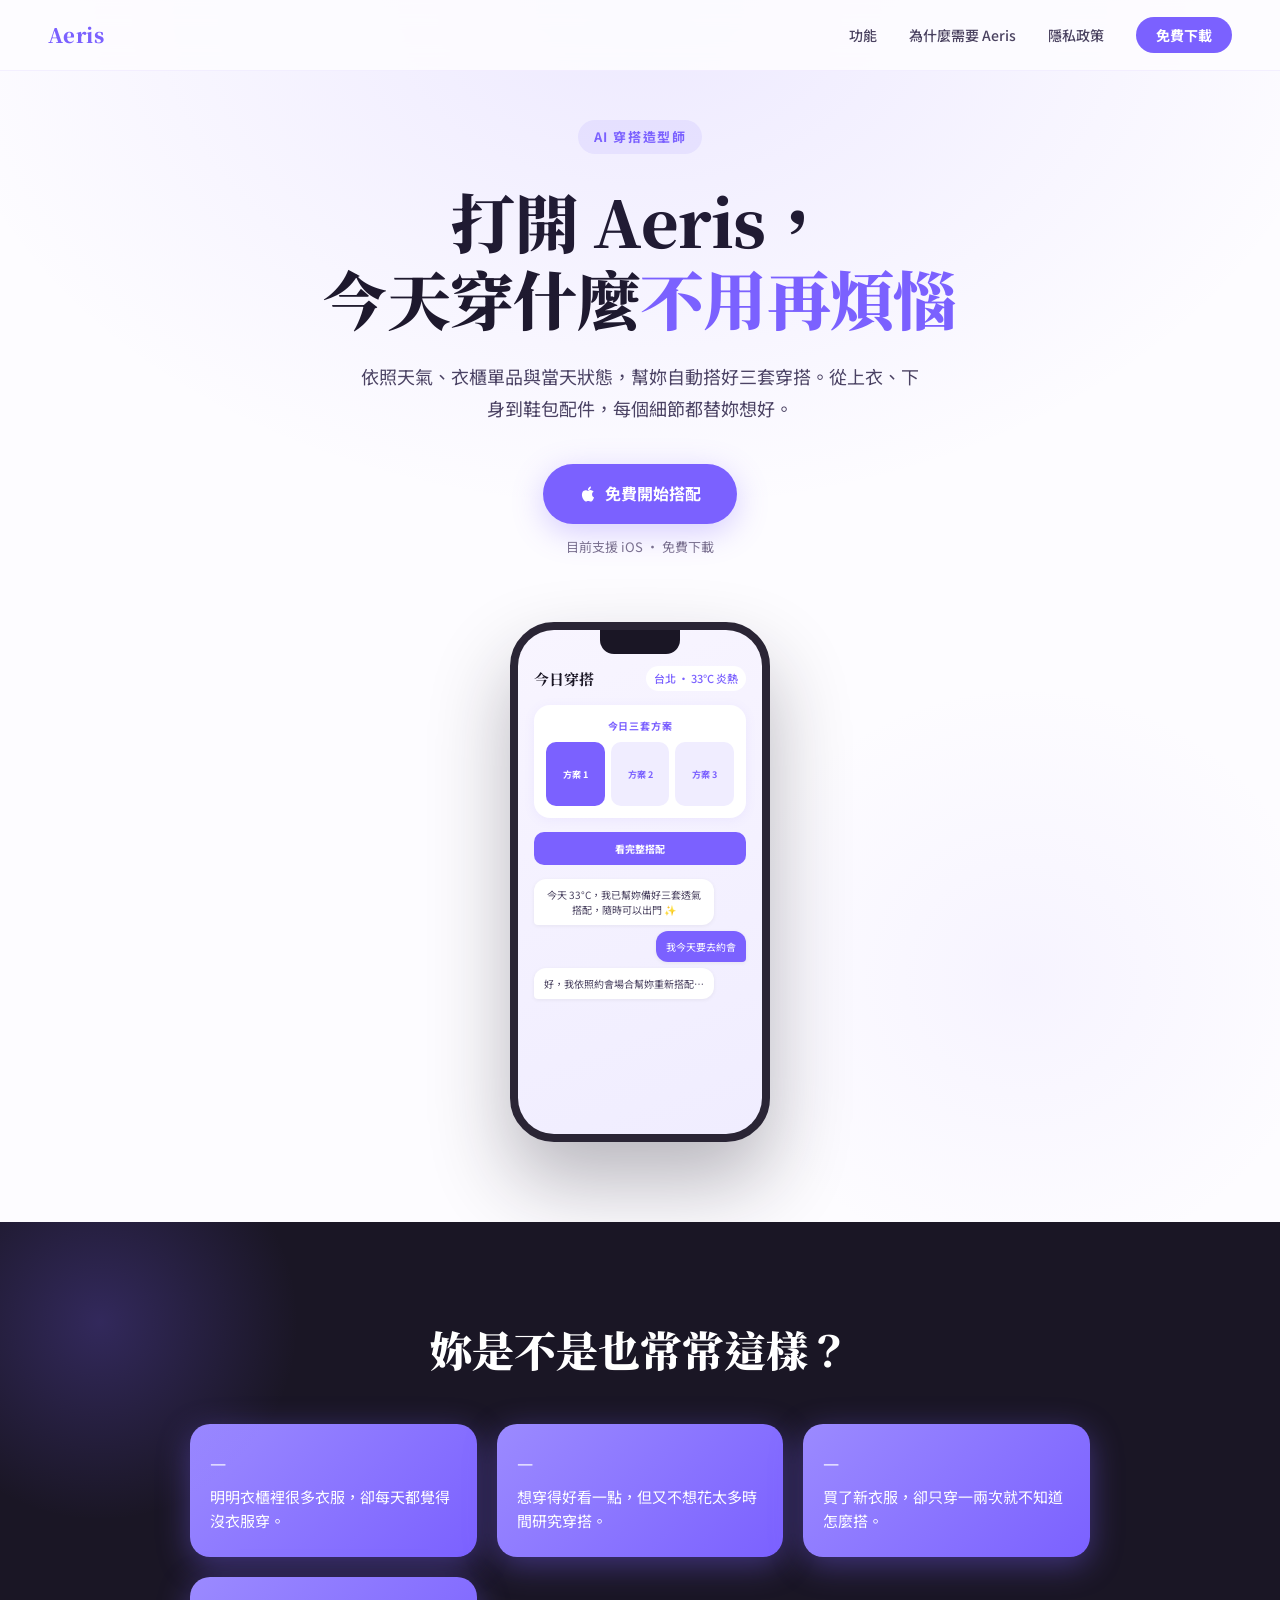
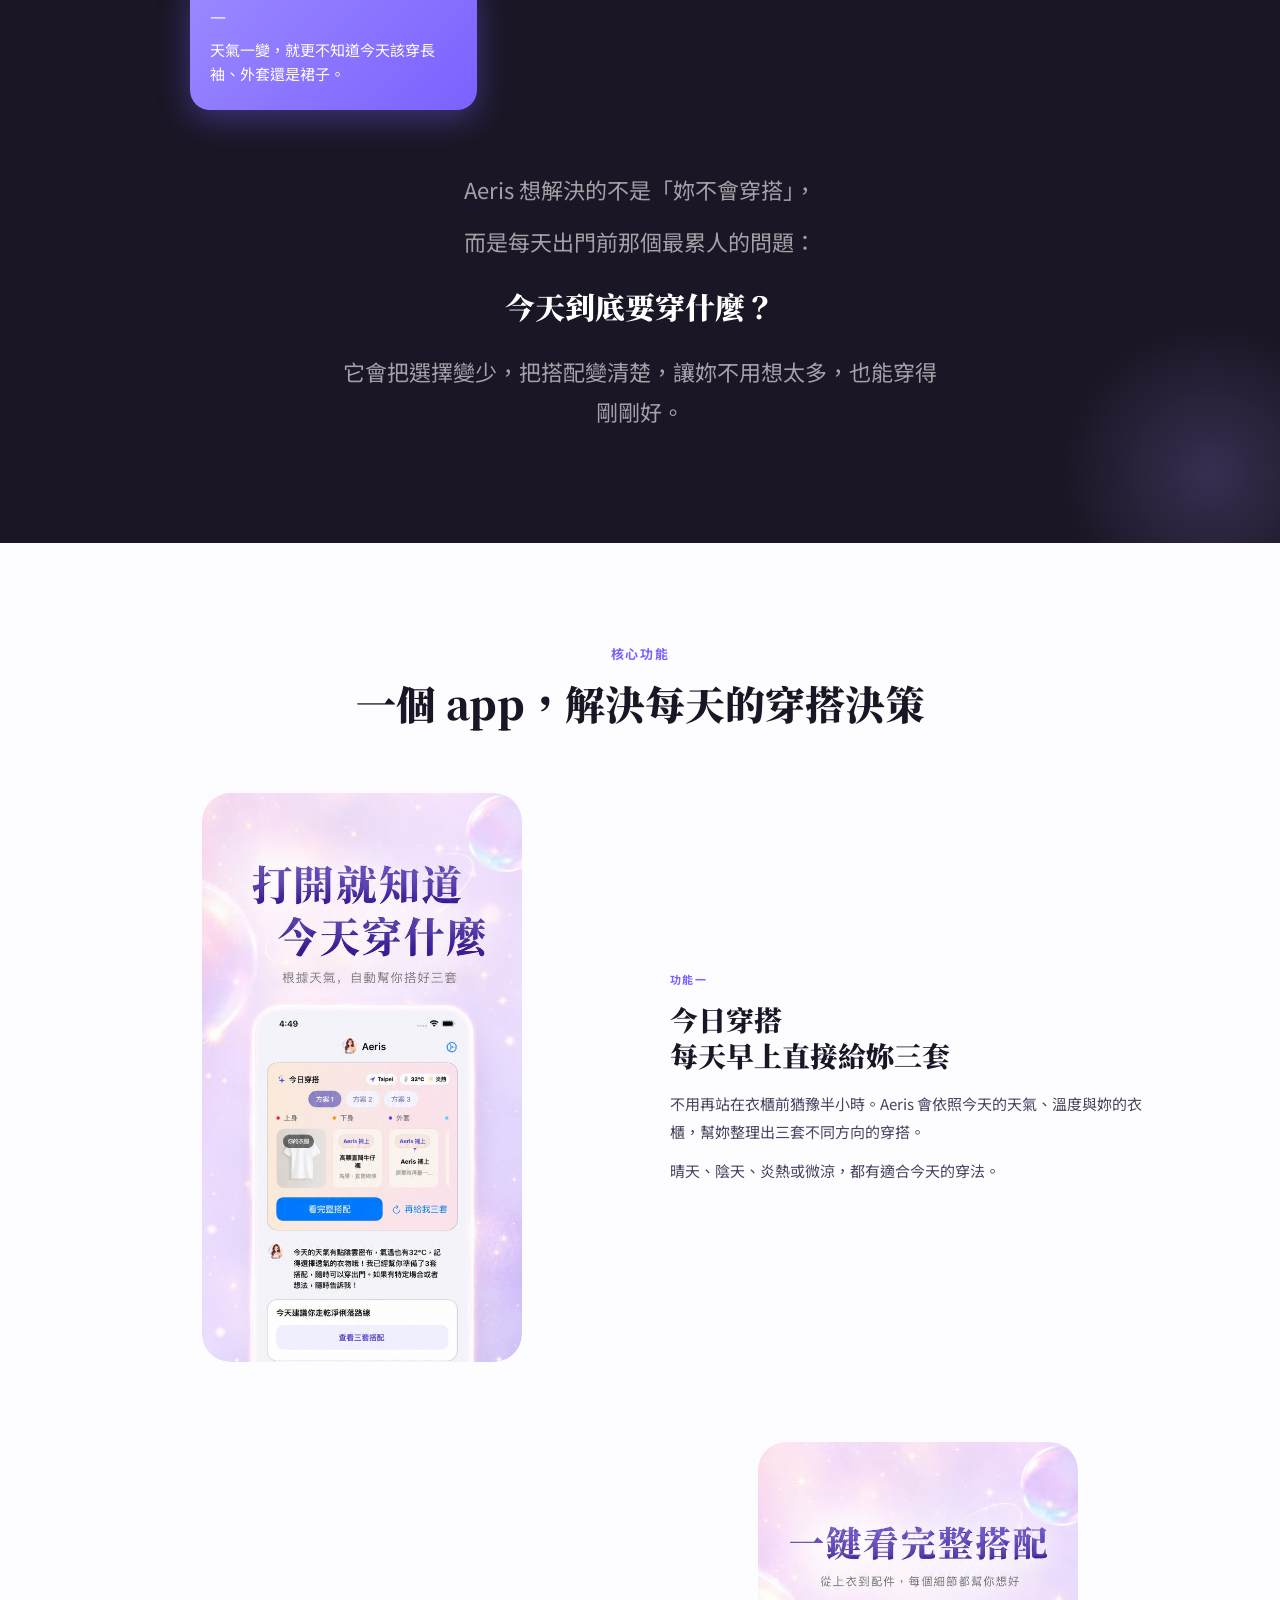
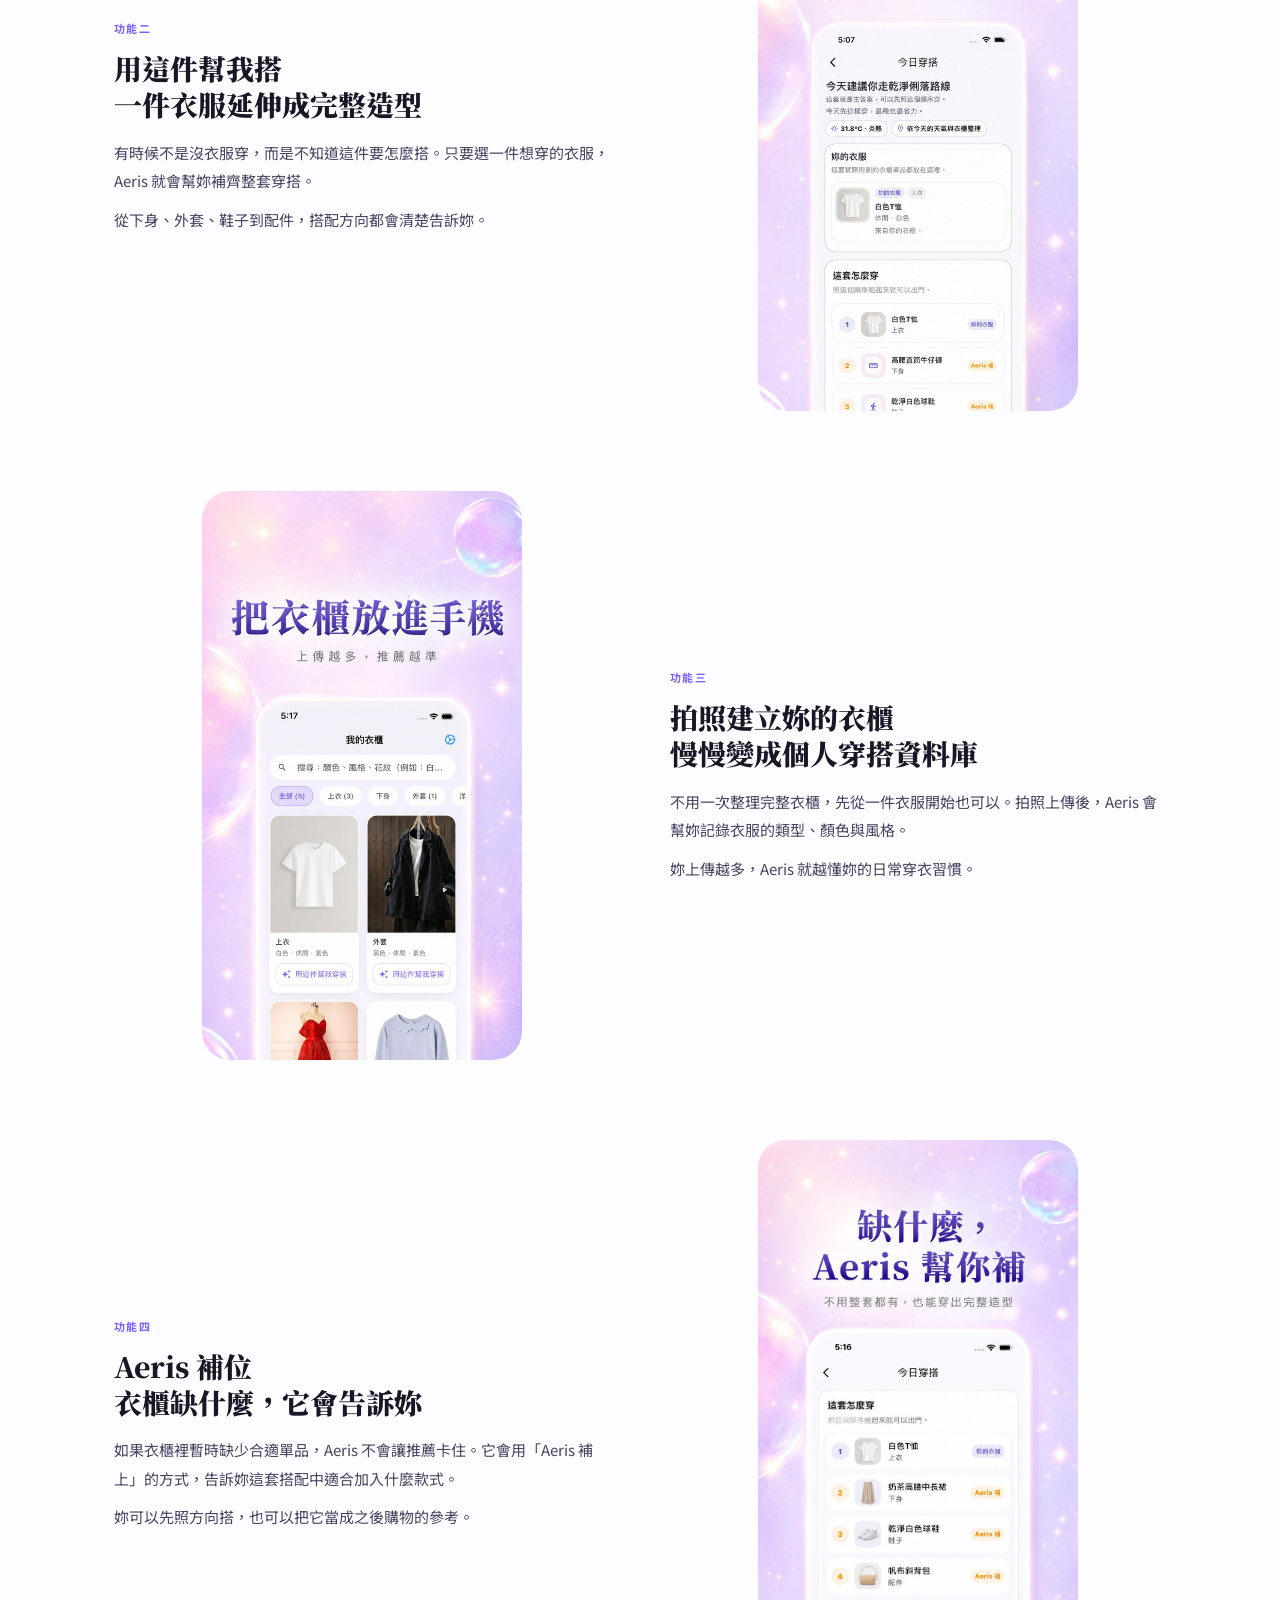
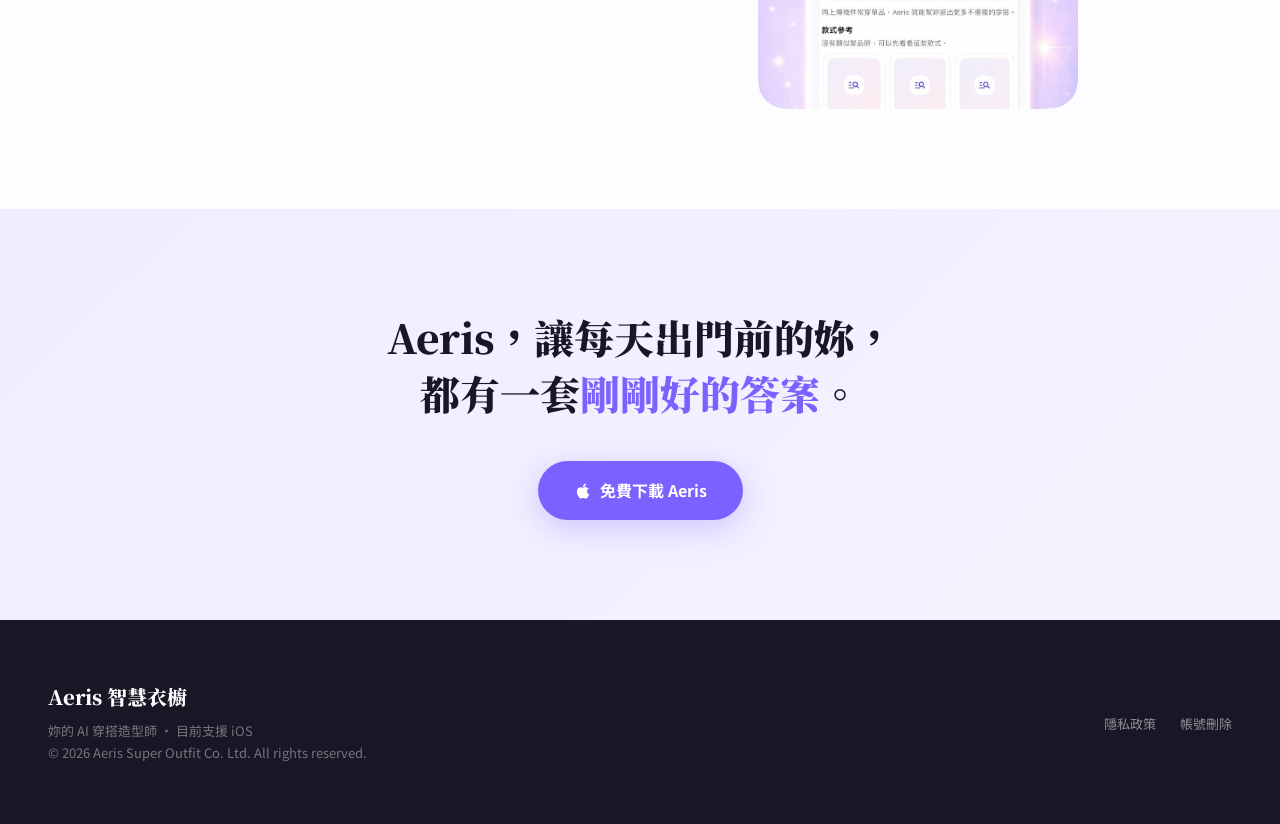
<file: index.html>
<!DOCTYPE html>
<html lang="zh-Hant">
<head>
<meta charset="UTF-8">
<meta name="viewport" content="width=device-width, initial-scale=1.0">
<meta name="description" content="Aeris 協助使用者快速取得穿搭建議，依每日需求、場合情境或指定單品給出可直接穿的搭配方向。">
<title>Aeris 智慧衣櫥 — 妳的 AI 穿搭造型師</title>
<style>
  @import url('https://fonts.googleapis.com/css2?family=Noto+Serif+TC:wght@400;700;900&family=Noto+Sans+TC:wght@300;400;500;700&display=swap');

  :root {
    --purple: #7B61FF;
    --purple-light: #A992FF;
    --purple-pale: #F0EDFF;
    --purple-mid: #EDE8FF;
    --ink: #1A1625;
    --ink-mid: #4A4260;
    --ink-soft: #7A7090;
    --white: #FFFFFF;
    --cream: #FDFCFF;
    --serif: 'Noto Serif TC', serif;
    --sans: 'Noto Sans TC', sans-serif;
  }

  * { box-sizing: border-box; margin: 0; padding: 0; }

  html { scroll-behavior: smooth; }

  body {
    background: var(--cream);
    color: var(--ink);
    font-family: var(--sans);
    font-size: 16px;
    line-height: 1.7;
    -webkit-font-smoothing: antialiased;
  }

  /* ── NAV ── */
  nav {
    position: fixed;
    top: 0; left: 0; right: 0;
    z-index: 100;
    display: flex;
    align-items: center;
    justify-content: space-between;
    padding: 18px 48px;
    background: rgba(253,252,255,0.88);
    backdrop-filter: blur(12px);
    -webkit-backdrop-filter: blur(12px);
    border-bottom: 1px solid rgba(123,97,255,0.08);
  }

  .nav-logo {
    font-family: var(--serif);
    font-weight: 900;
    font-size: 20px;
    color: var(--purple);
    letter-spacing: 0.02em;
  }

  .nav-links {
    display: flex;
    align-items: center;
    gap: 32px;
    list-style: none;
  }

  .nav-links a {
    font-size: 14px;
    color: var(--ink-mid);
    text-decoration: none;
    font-weight: 500;
    transition: color 0.2s;
  }
  .nav-links a:hover { color: var(--purple); }

  .nav-cta {
    background: var(--purple);
    color: var(--white) !important;
    padding: 8px 20px;
    border-radius: 100px;
    font-size: 14px !important;
    font-weight: 700 !important;
    transition: opacity 0.2s !important;
  }
  .nav-cta:hover { opacity: 0.85; color: var(--white) !important; }

  /* ── HERO ── */
  .hero {
    min-height: 100vh;
    display: flex;
    flex-direction: column;
    align-items: center;
    justify-content: center;
    text-align: center;
    padding: 120px 24px 80px;
    position: relative;
    overflow: hidden;
  }

  .hero-bg {
    position: absolute;
    inset: 0;
    background:
      radial-gradient(ellipse 80% 60% at 50% 0%, rgba(123,97,255,0.12) 0%, transparent 70%),
      radial-gradient(ellipse 40% 40% at 80% 80%, rgba(169,146,255,0.08) 0%, transparent 60%);
    pointer-events: none;
  }

  .hero-eyebrow {
    display: inline-block;
    font-size: 13px;
    font-weight: 700;
    letter-spacing: 0.12em;
    text-transform: uppercase;
    color: var(--purple);
    background: var(--purple-pale);
    padding: 6px 16px;
    border-radius: 100px;
    margin-bottom: 28px;
  }

  .hero h1 {
    font-family: var(--serif);
    font-size: clamp(32px, 6vw, 64px);
    font-weight: 900;
    line-height: 1.2;
    color: var(--ink);
    max-width: 800px;
    margin-bottom: 24px;
    letter-spacing: -0.01em;
  }

  .hero h1 em {
    font-style: normal;
    color: var(--purple);
  }

  .hero-sub {
    font-size: clamp(15px, 2vw, 18px);
    color: var(--ink-mid);
    max-width: 560px;
    margin-bottom: 40px;
    font-weight: 400;
    line-height: 1.8;
  }

  .hero-actions {
    display: flex;
    flex-direction: column;
    align-items: center;
    gap: 12px;
  }

  .btn-primary {
    display: inline-flex;
    align-items: center;
    gap: 8px;
    background: var(--purple);
    color: var(--white);
    font-family: var(--sans);
    font-size: 16px;
    font-weight: 700;
    padding: 16px 36px;
    border-radius: 100px;
    text-decoration: none;
    transition: transform 0.2s, box-shadow 0.2s;
    box-shadow: 0 8px 32px rgba(123,97,255,0.3);
  }
  .btn-primary:hover {
    transform: translateY(-2px);
    box-shadow: 0 12px 40px rgba(123,97,255,0.4);
  }

  .hero-note {
    font-size: 13px;
    color: var(--ink-soft);
  }

  /* ── PHONE MOCKUP ── */
  .hero-mockup {
    margin-top: 64px;
    position: relative;
    display: inline-block;
  }

  .phone {
    width: 260px;
    height: 520px;
    background: var(--ink);
    border-radius: 44px;
    border: 8px solid #2a2535;
    box-shadow:
      0 40px 80px rgba(26,22,37,0.3),
      0 0 0 1px rgba(255,255,255,0.06) inset;
    position: relative;
    overflow: hidden;
    display: flex;
    flex-direction: column;
  }

  .phone-notch {
    width: 80px;
    height: 24px;
    background: var(--ink);
    border-radius: 0 0 14px 14px;
    margin: 0 auto;
    position: absolute;
    top: 0;
    left: 50%;
    transform: translateX(-50%);
    z-index: 2;
  }

  .phone-screen {
    flex: 1;
    background: linear-gradient(160deg, #F8F5FF 0%, #F0EDFF 100%);
    display: flex;
    flex-direction: column;
    padding: 36px 16px 16px;
    gap: 10px;
  }

  .phone-header {
    display: flex;
    align-items: center;
    justify-content: space-between;
    margin-bottom: 4px;
  }
  .phone-title {
    font-family: var(--serif);
    font-size: 15px;
    font-weight: 700;
    color: var(--ink);
  }
  .phone-weather {
    font-size: 11px;
    color: var(--purple);
    background: white;
    padding: 3px 8px;
    border-radius: 100px;
    font-weight: 500;
  }

  .phone-card {
    background: white;
    border-radius: 16px;
    padding: 12px;
    box-shadow: 0 2px 12px rgba(123,97,255,0.08);
  }

  .phone-card-label {
    font-size: 10px;
    font-weight: 700;
    color: var(--purple);
    letter-spacing: 0.08em;
    text-transform: uppercase;
    margin-bottom: 8px;
  }

  .phone-outfits {
    display: flex;
    gap: 6px;
  }

  .phone-outfit-tab {
    flex: 1;
    height: 64px;
    border-radius: 10px;
    background: var(--purple-pale);
    display: flex;
    align-items: center;
    justify-content: center;
    font-size: 9px;
    color: var(--purple);
    font-weight: 700;
  }
  .phone-outfit-tab.active {
    background: var(--purple);
    color: white;
  }

  .phone-chat {
    display: flex;
    flex-direction: column;
    gap: 6px;
    margin-top: 4px;
  }

  .phone-bubble {
    background: white;
    border-radius: 12px 12px 12px 4px;
    padding: 8px 10px;
    font-size: 10px;
    color: var(--ink-mid);
    line-height: 1.5;
    max-width: 85%;
    box-shadow: 0 1px 4px rgba(0,0,0,0.06);
  }

  .phone-bubble-user {
    background: var(--purple);
    color: white;
    border-radius: 12px 12px 4px 12px;
    align-self: flex-end;
    max-width: 70%;
  }

  .phone-btn {
    background: var(--purple);
    color: white;
    border-radius: 10px;
    padding: 8px;
    font-size: 10px;
    font-weight: 700;
    text-align: center;
    margin-top: 4px;
  }

  /* ── PAIN POINTS ── */
  .pain {
    background: var(--ink);
    color: var(--white);
    padding: 100px 24px;
    text-align: center;
    position: relative;
    overflow: hidden;
  }

  .pain::before {
    content: '';
    position: absolute;
    width: 400px; height: 400px;
    border-radius: 50%;
    background: radial-gradient(circle, rgba(123,97,255,0.25) 0%, transparent 70%);
    top: -100px; left: -100px;
    pointer-events: none;
  }

  .pain::after {
    content: '';
    position: absolute;
    width: 300px; height: 300px;
    border-radius: 50%;
    background: radial-gradient(circle, rgba(169,146,255,0.2) 0%, transparent 70%);
    bottom: -80px; right: -80px;
    pointer-events: none;
  }

  .pain h2 {
    font-family: var(--serif);
    font-size: clamp(24px, 4vw, 42px);
    font-weight: 900;
    margin-bottom: 48px;
    line-height: 1.3;
  }

  .pain-grid {
    display: grid;
    grid-template-columns: repeat(auto-fit, minmax(220px, 1fr));
    gap: 20px;
    max-width: 900px;
    margin: 0 auto 60px;
  }

  .pain-item {
    background: linear-gradient(135deg, #9B8AFF 0%, #7B61FF 100%);
    border: none;
    border-radius: 20px;
    padding: 24px 20px;
    text-align: left;
    font-size: 15px;
    color: #ffffff;
    line-height: 1.6;
    box-shadow: 0 8px 32px rgba(123,97,255,0.4);
  }

  .pain-item::before {
    content: '—';
    color: rgba(255,255,255,0.7);
    font-weight: 700;
    display: block;
    margin-bottom: 8px;
    font-size: 18px;
  }

  .pain-answer {
    max-width: 600px;
    margin: 0 auto;
  }

  .pain-answer p {
    font-size: clamp(16px, 2.5vw, 22px);
    color: rgba(255,255,255,0.6);
    line-height: 1.8;
    margin-bottom: 12px;
  }

  .pain-answer strong {
    font-family: var(--serif);
    font-size: clamp(20px, 3vw, 30px);
    color: var(--white);
    font-weight: 900;
    display: block;
    margin: 20px 0;
  }

  /* ── FEATURES ── */
  .features {
    padding: 100px 24px;
    max-width: 1100px;
    margin: 0 auto;
  }

  .section-eyebrow {
    font-size: 13px;
    font-weight: 700;
    letter-spacing: 0.12em;
    text-transform: uppercase;
    color: var(--purple);
    margin-bottom: 12px;
    text-align: center;
  }

  .section-title {
    font-family: var(--serif);
    font-size: clamp(24px, 4vw, 40px);
    font-weight: 900;
    text-align: center;
    margin-bottom: 64px;
    line-height: 1.3;
  }

  .feature-list {
    display: flex;
    flex-direction: column;
    gap: 80px;
  }

  .feature-row {
    display: grid;
    grid-template-columns: 1fr 1fr;
    gap: 60px;
    align-items: center;
  }

  .feature-row.reverse { direction: rtl; }
  .feature-row.reverse > * { direction: ltr; }

  .feature-visual {
    border-radius: 28px;
    aspect-ratio: 9/16;
    position: relative;
    overflow: hidden;
    max-width: 320px;
    margin: 0 auto;
  }

  .feature-visual img {
    width: 100%;
    height: 100%;
    object-fit: cover;
    object-position: top;
    border-radius: 28px;
    display: block;
  }

  .feature-num {
    font-size: 11px;
    font-weight: 700;
    letter-spacing: 0.12em;
    text-transform: uppercase;
    color: var(--purple);
    margin-bottom: 12px;
  }

  .feature-title {
    font-family: var(--serif);
    font-size: clamp(20px, 2.5vw, 28px);
    font-weight: 900;
    margin-bottom: 16px;
    line-height: 1.3;
    color: var(--ink);
  }

  .feature-desc {
    color: var(--ink-mid);
    font-size: 15px;
    line-height: 1.9;
  }

  .feature-desc p { margin-bottom: 10px; }
  .feature-desc p:last-child { margin-bottom: 0; }

  /* ── SLOGAN ── */
  .slogan {
    padding: 100px 24px;
    text-align: center;
    background: linear-gradient(135deg, var(--purple-pale) 0%, rgba(237,232,255,0.5) 100%);
  }

  .slogan-text {
    font-family: var(--serif);
    font-size: clamp(20px, 4vw, 40px);
    font-weight: 900;
    color: var(--ink);
    line-height: 1.4;
    max-width: 700px;
    margin: 0 auto 40px;
  }

  .slogan-text em {
    font-style: normal;
    color: var(--purple);
  }

  /* ── FOOTER ── */
  footer {
    background: var(--ink);
    color: rgba(255,255,255,0.5);
    padding: 60px 48px;
    display: flex;
    align-items: center;
    justify-content: space-between;
    flex-wrap: wrap;
    gap: 24px;
  }

  .footer-brand {
    font-family: var(--serif);
    font-weight: 900;
    font-size: 20px;
    color: var(--white);
    margin-bottom: 6px;
  }

  .footer-sub {
    font-size: 13px;
    color: rgba(255,255,255,0.4);
  }

  .footer-links {
    display: flex;
    gap: 24px;
    list-style: none;
  }

  .footer-links a {
    font-size: 13px;
    color: rgba(255,255,255,0.5);
    text-decoration: none;
    transition: color 0.2s;
  }
  .footer-links a:hover { color: var(--white); }

  /* ── RESPONSIVE ── */
  @media (max-width: 768px) {
    nav { padding: 16px 20px; }
    .nav-links { display: none; }
    .feature-row { grid-template-columns: 1fr; gap: 32px; }
    .feature-row.reverse { direction: ltr; }
    footer { padding: 40px 24px; flex-direction: column; align-items: flex-start; }
  }

  /* ── SCROLL REVEAL ── */
  .reveal {
    opacity: 0;
    transform: translateY(24px);
    transition: opacity 0.6s ease, transform 0.6s ease;
  }
  .reveal.visible {
    opacity: 1;
    transform: none;
  }
</style>
</head>
<body>

<!-- NAV -->
<nav>
  <div class="nav-logo">Aeris</div>
  <ul class="nav-links">
    <li><a href="#features">功能</a></li>
    <li><a href="#pain">為什麼需要 Aeris</a></li>
    <li><a href="privacy.html">隱私政策</a></li>
    <li><a href="https://apps.apple.com/app/aeris/id6770727623" class="nav-cta">免費下載</a></li>
  </ul>
</nav>

<!-- HERO -->
<section class="hero">
  <div class="hero-bg"></div>
  <div class="hero-eyebrow">AI 穿搭造型師</div>
  <h1>打開 Aeris，<br>今天穿什麼<em>不用再煩惱</em></h1>
  <p class="hero-sub">依照天氣、衣櫃單品與當天狀態，幫妳自動搭好三套穿搭。從上衣、下身到鞋包配件，每個細節都替妳想好。</p>
  <div class="hero-actions">
    <a href="https://apps.apple.com/app/aeris/id6770727623" class="btn-primary">
      <svg width="18" height="18" viewBox="0 0 24 24" fill="currentColor"><path d="M18.71 19.5c-.83 1.24-1.71 2.45-3.05 2.47-1.34.03-1.77-.79-3.29-.79-1.53 0-2 .77-3.27.82-1.31.05-2.3-1.32-3.14-2.53C4.25 17 2.94 12.45 4.7 9.39c.87-1.52 2.43-2.48 4.12-2.51 1.28-.02 2.5.87 3.29.87.78 0 2.26-1.07 3.8-.91.65.03 2.47.26 3.64 1.98-.09.06-2.17 1.28-2.15 3.81.03 3.02 2.65 4.03 2.68 4.04-.03.07-.42 1.44-1.38 2.83M13 3.5c.73-.83 1.94-1.46 2.94-1.5.13 1.17-.34 2.35-1.04 3.19-.69.85-1.83 1.51-2.95 1.42-.15-1.15.41-2.35 1.05-3.11z"/></svg>
      免費開始搭配
    </a>
    <span class="hero-note">目前支援 iOS · 免費下載</span>
  </div>

  <!-- Phone Mockup -->
  <div class="hero-mockup reveal">
    <div class="phone">
      <div class="phone-notch"></div>
      <div class="phone-screen">
        <div class="phone-header">
          <span class="phone-title">今日穿搭</span>
          <span class="phone-weather">台北 · 33°C 炎熱</span>
        </div>
        <div class="phone-card">
          <div class="phone-card-label">今日三套方案</div>
          <div class="phone-outfits">
            <div class="phone-outfit-tab active">方案 1</div>
            <div class="phone-outfit-tab">方案 2</div>
            <div class="phone-outfit-tab">方案 3</div>
          </div>
        </div>
        <div class="phone-btn">看完整搭配</div>
        <div class="phone-chat">
          <div class="phone-bubble">今天 33°C，我已幫妳備好三套透氣搭配，隨時可以出門 ✨</div>
          <div class="phone-bubble phone-bubble-user">我今天要去約會</div>
          <div class="phone-bubble">好，我依照約會場合幫妳重新搭配…</div>
        </div>
      </div>
    </div>
  </div>
</section>

<!-- PAIN POINTS -->
<section class="pain" id="pain">
  <h2>妳是不是也常常這樣？</h2>
  <div class="pain-grid">
    <div class="pain-item reveal">明明衣櫃裡很多衣服，卻每天都覺得沒衣服穿。</div>
    <div class="pain-item reveal">想穿得好看一點，但又不想花太多時間研究穿搭。</div>
    <div class="pain-item reveal">買了新衣服，卻只穿一兩次就不知道怎麼搭。</div>
    <div class="pain-item reveal">天氣一變，就更不知道今天該穿長袖、外套還是裙子。</div>
  </div>
  <div class="pain-answer reveal">
    <p>Aeris 想解決的不是「妳不會穿搭」，</p>
    <p>而是每天出門前那個最累人的問題：</p>
    <strong>今天到底要穿什麼？</strong>
    <p>它會把選擇變少，把搭配變清楚，讓妳不用想太多，也能穿得剛剛好。</p>
  </div>
</section>

<!-- FEATURES -->
<section class="features" id="features">
  <p class="section-eyebrow">核心功能</p>
  <h2 class="section-title">一個 app，解決每天的穿搭決策</h2>

  <div class="feature-list">

    <div class="feature-row reveal">
      <div class="feature-visual"><img src="screenshot_1.png" alt="今日穿搭畫面"></div>
      <div>
        <div class="feature-num">功能一</div>
        <h3 class="feature-title">今日穿搭<br>每天早上直接給妳三套</h3>
        <div class="feature-desc">
          <p>不用再站在衣櫃前猶豫半小時。Aeris 會依照今天的天氣、溫度與妳的衣櫃，幫妳整理出三套不同方向的穿搭。</p>
          <p>晴天、陰天、炎熱或微涼，都有適合今天的穿法。</p>
        </div>
      </div>
    </div>

    <div class="feature-row reverse reveal">
      <div class="feature-visual"><img src="screenshot_2.png" alt="完整搭配畫面"></div>
      <div>
        <div class="feature-num">功能二</div>
        <h3 class="feature-title">用這件幫我搭<br>一件衣服延伸成完整造型</h3>
        <div class="feature-desc">
          <p>有時候不是沒衣服穿，而是不知道這件要怎麼搭。只要選一件想穿的衣服，Aeris 就會幫妳補齊整套穿搭。</p>
          <p>從下身、外套、鞋子到配件，搭配方向都會清楚告訴妳。</p>
        </div>
      </div>
    </div>

    <div class="feature-row reveal">
      <div class="feature-visual"><img src="screenshot_3.png" alt="衣櫃管理畫面"></div>
      <div>
        <div class="feature-num">功能三</div>
        <h3 class="feature-title">拍照建立妳的衣櫃<br>慢慢變成個人穿搭資料庫</h3>
        <div class="feature-desc">
          <p>不用一次整理完整衣櫃，先從一件衣服開始也可以。拍照上傳後，Aeris 會幫妳記錄衣服的類型、顏色與風格。</p>
          <p>妳上傳越多，Aeris 就越懂妳的日常穿衣習慣。</p>
        </div>
      </div>
    </div>

    <div class="feature-row reverse reveal">
      <div class="feature-visual"><img src="screenshot_4.png" alt="Aeris 補位說明"></div>
      <div>
        <div class="feature-num">功能四</div>
        <h3 class="feature-title">Aeris 補位<br>衣櫃缺什麼，它會告訴妳</h3>
        <div class="feature-desc">
          <p>如果衣櫃裡暫時缺少合適單品，Aeris 不會讓推薦卡住。它會用「Aeris 補上」的方式，告訴妳這套搭配中適合加入什麼款式。</p>
          <p>妳可以先照方向搭，也可以把它當成之後購物的參考。</p>
        </div>
      </div>
    </div>

  </div>
</section>

<!-- SLOGAN -->
<section class="slogan">
  <p class="slogan-text reveal">Aeris，讓每天出門前的妳，<br>都有一套<em>剛剛好的答案</em>。</p>
  <a href="https://apps.apple.com/app/aeris/id6770727623" class="btn-primary reveal">
    <svg width="18" height="18" viewBox="0 0 24 24" fill="currentColor"><path d="M18.71 19.5c-.83 1.24-1.71 2.45-3.05 2.47-1.34.03-1.77-.79-3.29-.79-1.53 0-2 .77-3.27.82-1.31.05-2.3-1.32-3.14-2.53C4.25 17 2.94 12.45 4.7 9.39c.87-1.52 2.43-2.48 4.12-2.51 1.28-.02 2.5.87 3.29.87.78 0 2.26-1.07 3.8-.91.65.03 2.47.26 3.64 1.98-.09.06-2.17 1.28-2.15 3.81.03 3.02 2.65 4.03 2.68 4.04-.03.07-.42 1.44-1.38 2.83M13 3.5c.73-.83 1.94-1.46 2.94-1.5.13 1.17-.34 2.35-1.04 3.19-.69.85-1.83 1.51-2.95 1.42-.15-1.15.41-2.35 1.05-3.11z"/></svg>
    免費下載 Aeris
  </a>
</section>

<!-- FOOTER -->
<footer>
  <div>
    <div class="footer-brand">Aeris 智慧衣櫥</div>
    <div class="footer-sub">妳的 AI 穿搭造型師 · 目前支援 iOS<br>© 2026 Aeris Super Outfit Co. Ltd. All rights reserved.</div>
  </div>
  <ul class="footer-links">
    <li><a href="privacy.html">隱私政策</a></li>
    <li><a href="delete-account.html">帳號刪除</a></li>
  </ul>
</footer>

<script>
  const observer = new IntersectionObserver((entries) => {
    entries.forEach((e, i) => {
      if (e.isIntersecting) {
        setTimeout(() => e.target.classList.add('visible'), i * 80);
        observer.unobserve(e.target);
      }
    });
  }, { threshold: 0.1 });

  document.querySelectorAll('.reveal').forEach(el => observer.observe(el));
</script>
</body>
</html>
</file>
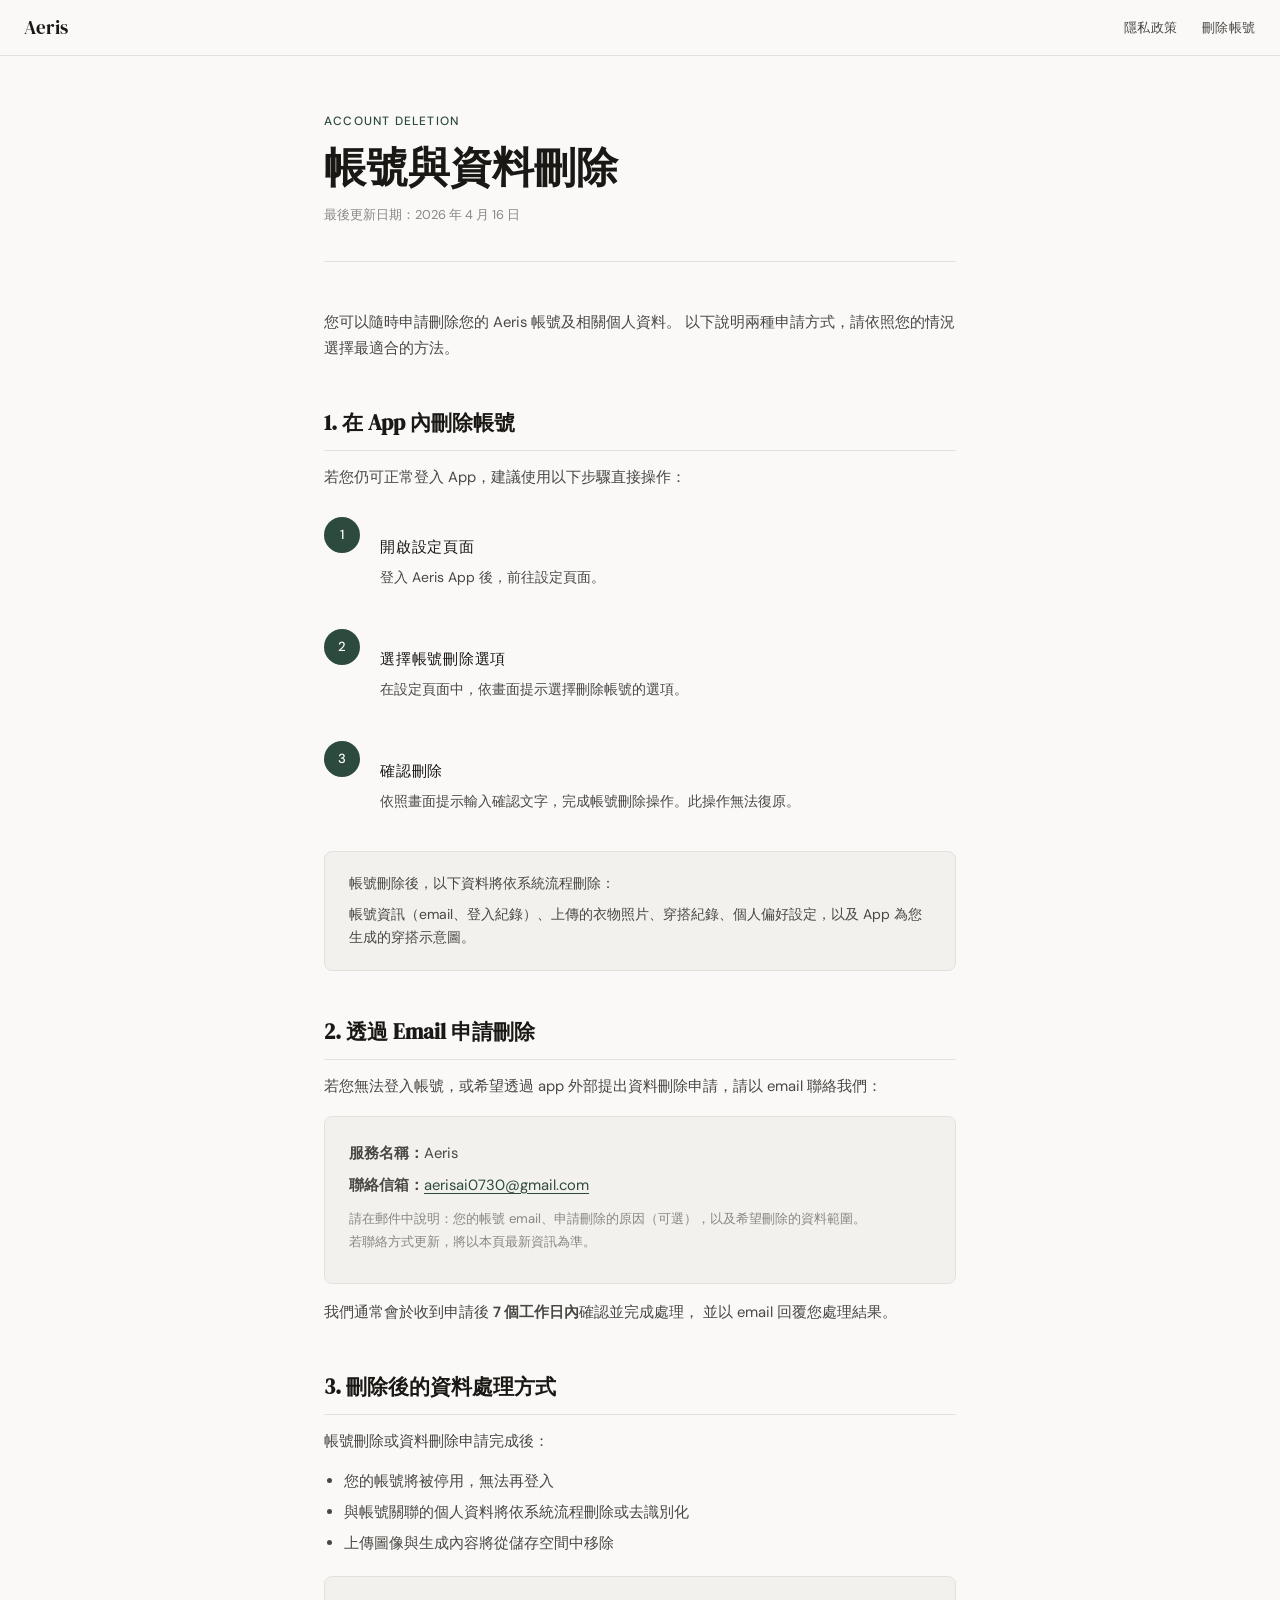
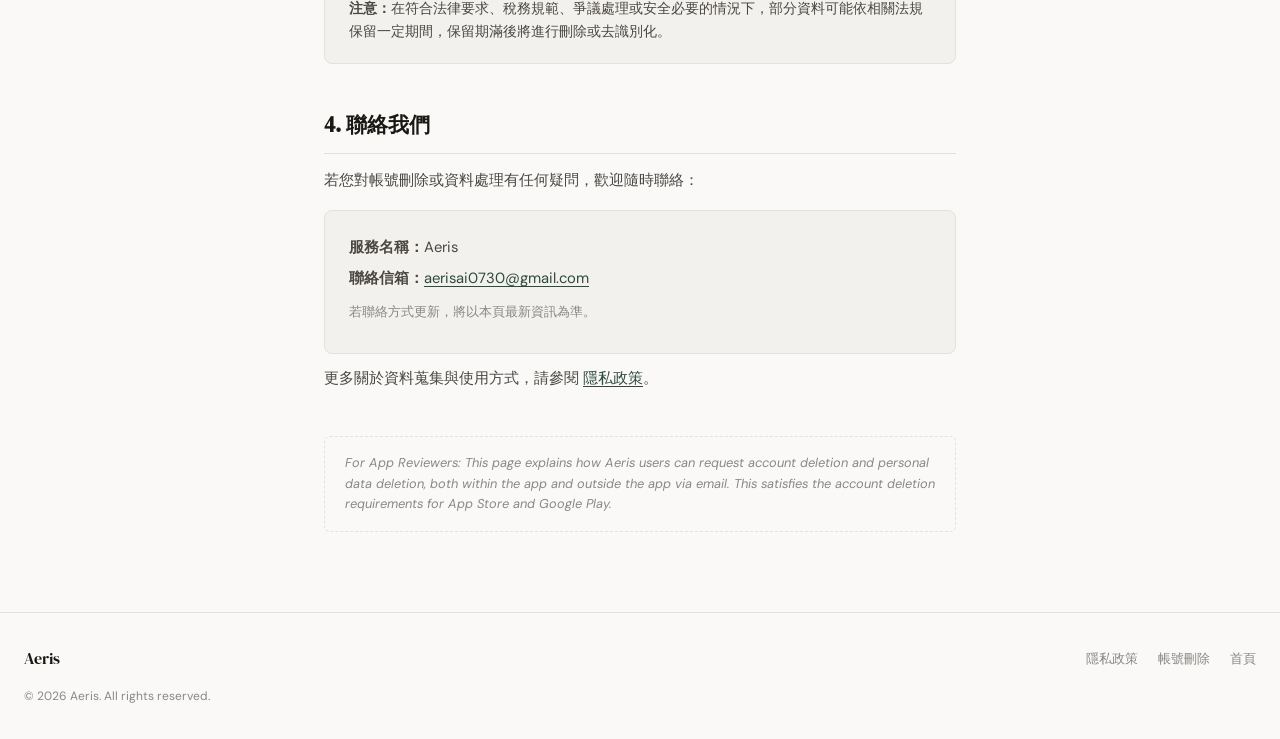
<file: delete-account.html>
<!DOCTYPE html>
<html lang="zh-Hant">
<head>
  <meta charset="UTF-8" />
  <meta name="viewport" content="width=device-width, initial-scale=1.0" />
  <title>帳號與資料刪除 — Aeris</title>
  <meta name="description" content="說明如何刪除您的 Aeris 帳號，以及如何申請刪除個人資料。" />
  <link rel="stylesheet" href="styles.css" />
</head>
<body>

  <nav class="site-nav">
    <a href="index.html" class="nav-brand">Aeris</a>
    <ul class="nav-links">
      <li><a href="privacy.html">隱私政策</a></li>
      <li><a href="delete-account.html">刪除帳號</a></li>
    </ul>
  </nav>

  <main>
    <div class="page-header">
      <p class="page-label">Account Deletion</p>
      <h1 class="page-title">帳號與資料刪除</h1>
      <p class="page-meta">最後更新日期：2026 年 4 月 16 日</p>
    </div>

    <div class="policy-body">

      <section>
        <p>
          您可以隨時申請刪除您的 Aeris 帳號及相關個人資料。
          以下說明兩種申請方式，請依照您的情況選擇最適合的方法。
        </p>
      </section>

      <section>
        <h2>1. 在 App 內刪除帳號</h2>
        <p>若您仍可正常登入 App，建議使用以下步驟直接操作：</p>

        <div class="steps">
          <div class="step">
            <div class="step-num">1</div>
            <div class="step-content">
              <h3>開啟設定頁面</h3>
              <p>登入 Aeris App 後，前往設定頁面。</p>
            </div>
          </div>
          <div class="step">
            <div class="step-num">2</div>
            <div class="step-content">
              <h3>選擇帳號刪除選項</h3>
              <p>在設定頁面中，依畫面提示選擇刪除帳號的選項。</p>
            </div>
          </div>
          <div class="step">
            <div class="step-num">3</div>
            <div class="step-content">
              <h3>確認刪除</h3>
              <p>依照畫面提示輸入確認文字，完成帳號刪除操作。此操作無法復原。</p>
            </div>
          </div>
        </div>

        <div class="info-box">
          <p>帳號刪除後，以下資料將依系統流程刪除：</p>
          <p>帳號資訊（email、登入紀錄）、上傳的衣物照片、穿搭紀錄、個人偏好設定，以及 App 為您生成的穿搭示意圖。</p>
        </div>
      </section>

      <section>
        <h2>2. 透過 Email 申請刪除</h2>
        <p>若您無法登入帳號，或希望透過 app 外部提出資料刪除申請，請以 email 聯絡我們：</p>

        <div class="contact-block">
          <p><strong>服務名稱：</strong>Aeris</p>
          <p><strong>聯絡信箱：</strong><a href="mailto:aerisai0730@gmail.com">aerisai0730@gmail.com</a></p>
          <p style="margin-top: 8px; font-size: 0.825rem; color: var(--ink-muted);">請在郵件中說明：您的帳號 email、申請刪除的原因（可選），以及希望刪除的資料範圍。<br>若聯絡方式更新，將以本頁最新資訊為準。</p>
        </div>

        <p style="margin-top: 16px;">
          我們通常會於收到申請後 <strong>7 個工作日內</strong>確認並完成處理，
          並以 email 回覆您處理結果。
        </p>
      </section>

      <section>
        <h2>3. 刪除後的資料處理方式</h2>

        <p>帳號刪除或資料刪除申請完成後：</p>
        <ul>
          <li>您的帳號將被停用，無法再登入</li>
          <li>與帳號關聯的個人資料將依系統流程刪除或去識別化</li>
          <li>上傳圖像與生成內容將從儲存空間中移除</li>
        </ul>

        <div class="info-box">
          <p><strong>注意：</strong>在符合法律要求、稅務規範、爭議處理或安全必要的情況下，部分資料可能依相關法規保留一定期間，保留期滿後將進行刪除或去識別化。</p>
        </div>
      </section>

      <section>
        <h2>4. 聯絡我們</h2>
        <p>若您對帳號刪除或資料處理有任何疑問，歡迎隨時聯絡：</p>
        <div class="contact-block">
          <p><strong>服務名稱：</strong>Aeris</p>
          <p><strong>聯絡信箱：</strong><a href="mailto:aerisai0730@gmail.com">aerisai0730@gmail.com</a></p>
          <p style="margin-top: 8px; font-size: 0.825rem; color: var(--ink-muted);">若聯絡方式更新，將以本頁最新資訊為準。</p>
        </div>
        <p style="margin-top: 12px;">更多關於資料蒐集與使用方式，請參閱 <a href="privacy.html">隱私政策</a>。</p>
      </section>

    </div>

    <div class="en-note">
      For App Reviewers: This page explains how Aeris users can request account deletion and personal data deletion, both within the app and outside the app via email. This satisfies the account deletion requirements for App Store and Google Play.
    </div>

  </main>

  <footer class="site-footer">
    <span class="footer-brand">Aeris</span>
    <ul class="footer-links">
      <li><a href="privacy.html">隱私政策</a></li>
      <li><a href="delete-account.html">帳號刪除</a></li>
      <li><a href="index.html">首頁</a></li>
    </ul>
    <p class="footer-copy">© 2026 Aeris. All rights reserved.</p>
  </footer>

</body>
</html>
</file>
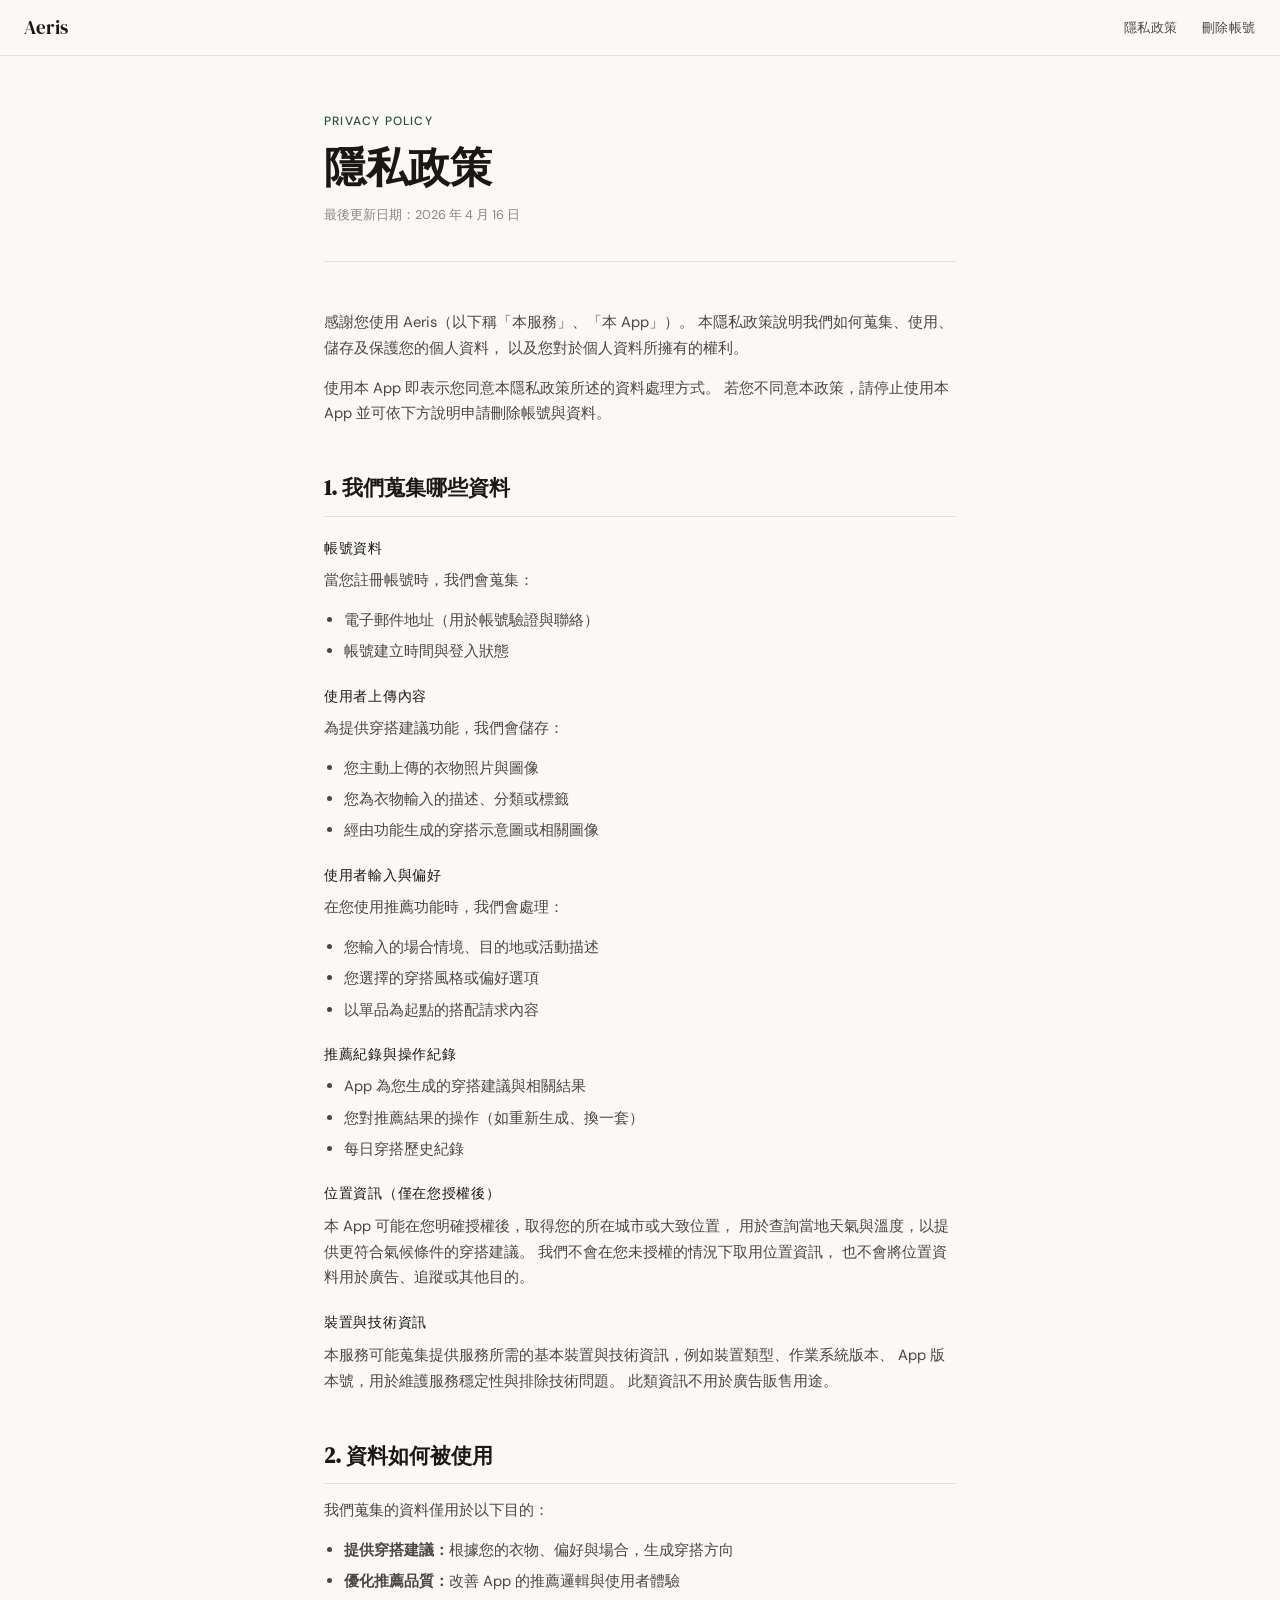
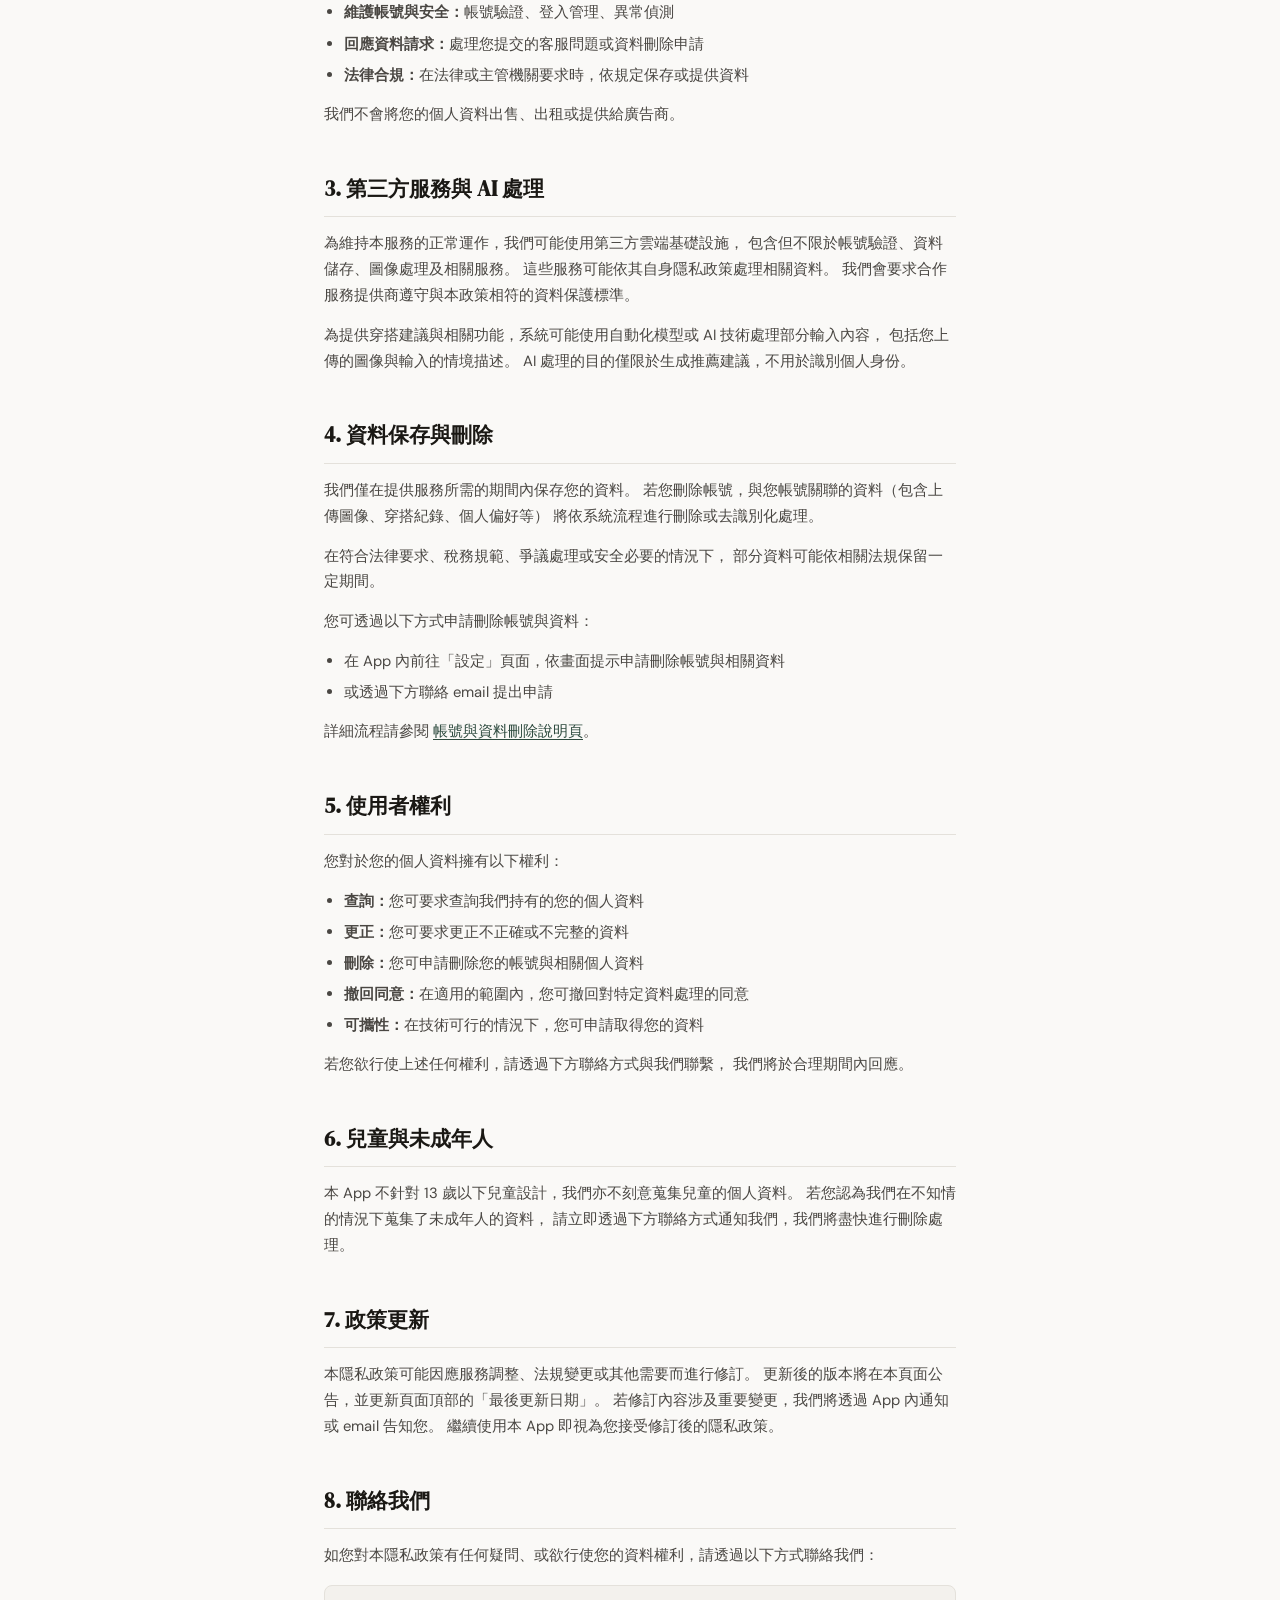
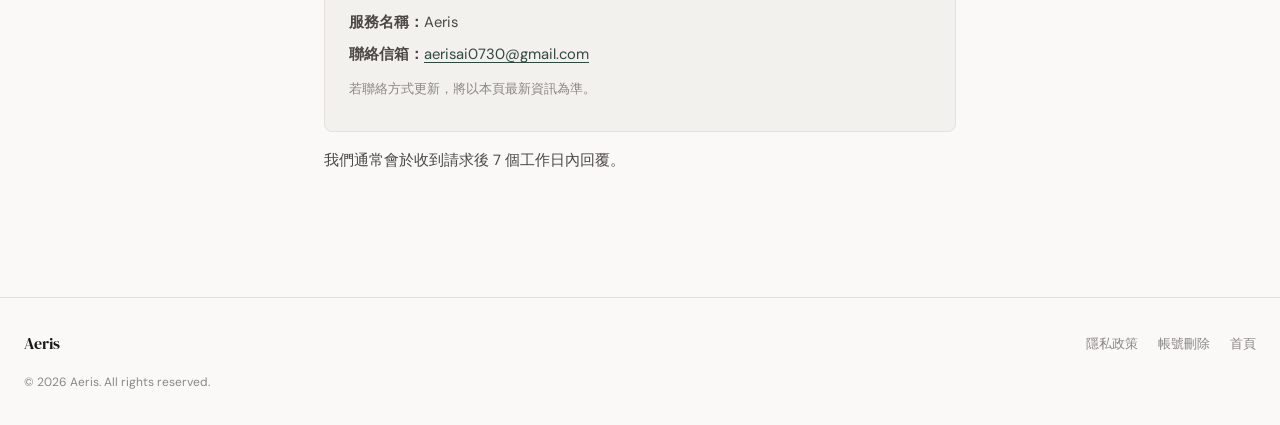
<file: privacy.html>
<!DOCTYPE html>
<html lang="zh-Hant">
<head>
  <meta charset="UTF-8" />
  <meta name="viewport" content="width=device-width, initial-scale=1.0" />
  <title>隱私政策 — Aeris</title>
  <meta name="description" content="Aeris App 隱私政策。說明我們如何蒐集、使用、保存您的資料，以及您的資料權利。" />
  <link rel="stylesheet" href="styles.css" />
</head>
<body>

  <nav class="site-nav">
    <a href="index.html" class="nav-brand">Aeris</a>
    <ul class="nav-links">
      <li><a href="privacy.html">隱私政策</a></li>
      <li><a href="delete-account.html">刪除帳號</a></li>
    </ul>
  </nav>

  <main>
    <div class="page-header">
      <p class="page-label">Privacy Policy</p>
      <h1 class="page-title">隱私政策</h1>
      <p class="page-meta">最後更新日期：2026 年 4 月 16 日</p>
    </div>

    <div class="policy-body">

      <section>
        <p>
          感謝您使用 Aeris（以下稱「本服務」、「本 App」）。
          本隱私政策說明我們如何蒐集、使用、儲存及保護您的個人資料，
          以及您對於個人資料所擁有的權利。
        </p>
        <p>
          使用本 App 即表示您同意本隱私政策所述的資料處理方式。
          若您不同意本政策，請停止使用本 App 並可依下方說明申請刪除帳號與資料。
        </p>
      </section>

      <section>
        <h2>1. 我們蒐集哪些資料</h2>

        <h3>帳號資料</h3>
        <p>當您註冊帳號時，我們會蒐集：</p>
        <ul>
          <li>電子郵件地址（用於帳號驗證與聯絡）</li>
          <li>帳號建立時間與登入狀態</li>
        </ul>

        <h3>使用者上傳內容</h3>
        <p>為提供穿搭建議功能，我們會儲存：</p>
        <ul>
          <li>您主動上傳的衣物照片與圖像</li>
          <li>您為衣物輸入的描述、分類或標籤</li>
          <li>經由功能生成的穿搭示意圖或相關圖像</li>
        </ul>

        <h3>使用者輸入與偏好</h3>
        <p>在您使用推薦功能時，我們會處理：</p>
        <ul>
          <li>您輸入的場合情境、目的地或活動描述</li>
          <li>您選擇的穿搭風格或偏好選項</li>
          <li>以單品為起點的搭配請求內容</li>
        </ul>

        <h3>推薦紀錄與操作紀錄</h3>
        <ul>
          <li>App 為您生成的穿搭建議與相關結果</li>
          <li>您對推薦結果的操作（如重新生成、換一套）</li>
          <li>每日穿搭歷史紀錄</li>
        </ul>

        <h3>位置資訊（僅在您授權後）</h3>
        <p>
          本 App 可能在您明確授權後，取得您的所在城市或大致位置，
          用於查詢當地天氣與溫度，以提供更符合氣候條件的穿搭建議。
          我們不會在您未授權的情況下取用位置資訊，
          也不會將位置資料用於廣告、追蹤或其他目的。
        </p>

        <h3>裝置與技術資訊</h3>
        <p>
          本服務可能蒐集提供服務所需的基本裝置與技術資訊，例如裝置類型、作業系統版本、
          App 版本號，用於維護服務穩定性與排除技術問題。
          此類資訊不用於廣告販售用途。
        </p>
      </section>

      <section>
        <h2>2. 資料如何被使用</h2>
        <p>我們蒐集的資料僅用於以下目的：</p>
        <ul>
          <li><strong>提供穿搭建議：</strong>根據您的衣物、偏好與場合，生成穿搭方向</li>
          <li><strong>優化推薦品質：</strong>改善 App 的推薦邏輯與使用者體驗</li>
          <li><strong>維護帳號與安全：</strong>帳號驗證、登入管理、異常偵測</li>
          <li><strong>回應資料請求：</strong>處理您提交的客服問題或資料刪除申請</li>
          <li><strong>法律合規：</strong>在法律或主管機關要求時，依規定保存或提供資料</li>
        </ul>
        <p>我們不會將您的個人資料出售、出租或提供給廣告商。</p>
      </section>

      <section>
        <h2>3. 第三方服務與 AI 處理</h2>
        <p>
          為維持本服務的正常運作，我們可能使用第三方雲端基礎設施，
          包含但不限於帳號驗證、資料儲存、圖像處理及相關服務。
          這些服務可能依其自身隱私政策處理相關資料。
          我們會要求合作服務提供商遵守與本政策相符的資料保護標準。
        </p>
        <p>
          為提供穿搭建議與相關功能，系統可能使用自動化模型或 AI 技術處理部分輸入內容，
          包括您上傳的圖像與輸入的情境描述。
          AI 處理的目的僅限於生成推薦建議，不用於識別個人身份。
        </p>
      </section>

      <section>
        <h2>4. 資料保存與刪除</h2>
        <p>
          我們僅在提供服務所需的期間內保存您的資料。
          若您刪除帳號，與您帳號關聯的資料（包含上傳圖像、穿搭紀錄、個人偏好等）
          將依系統流程進行刪除或去識別化處理。
        </p>
        <p>
          在符合法律要求、稅務規範、爭議處理或安全必要的情況下，
          部分資料可能依相關法規保留一定期間。
        </p>
        <p>
          您可透過以下方式申請刪除帳號與資料：
        </p>
        <ul>
          <li>在 App 內前往「設定」頁面，依畫面提示申請刪除帳號與相關資料</li>
          <li>或透過下方聯絡 email 提出申請</li>
        </ul>
        <p>詳細流程請參閱 <a href="delete-account.html">帳號與資料刪除說明頁</a>。</p>
      </section>

      <section>
        <h2>5. 使用者權利</h2>
        <p>您對於您的個人資料擁有以下權利：</p>
        <ul>
          <li><strong>查詢：</strong>您可要求查詢我們持有的您的個人資料</li>
          <li><strong>更正：</strong>您可要求更正不正確或不完整的資料</li>
          <li><strong>刪除：</strong>您可申請刪除您的帳號與相關個人資料</li>
          <li><strong>撤回同意：</strong>在適用的範圍內，您可撤回對特定資料處理的同意</li>
          <li><strong>可攜性：</strong>在技術可行的情況下，您可申請取得您的資料</li>
        </ul>
        <p>
          若您欲行使上述任何權利，請透過下方聯絡方式與我們聯繫，
          我們將於合理期間內回應。
        </p>
      </section>

      <section>
        <h2>6. 兒童與未成年人</h2>
        <p>
          本 App 不針對 13 歲以下兒童設計，我們亦不刻意蒐集兒童的個人資料。
          若您認為我們在不知情的情況下蒐集了未成年人的資料，
          請立即透過下方聯絡方式通知我們，我們將盡快進行刪除處理。
        </p>
      </section>

      <section>
        <h2>7. 政策更新</h2>
        <p>
          本隱私政策可能因應服務調整、法規變更或其他需要而進行修訂。
          更新後的版本將在本頁面公告，並更新頁面頂部的「最後更新日期」。
          若修訂內容涉及重要變更，我們將透過 App 內通知或 email 告知您。
          繼續使用本 App 即視為您接受修訂後的隱私政策。
        </p>
      </section>

      <section>
        <h2>8. 聯絡我們</h2>
        <p>
          如您對本隱私政策有任何疑問、或欲行使您的資料權利，請透過以下方式聯絡我們：
        </p>
        <div class="contact-block">
          <p><strong>服務名稱：</strong>Aeris</p>
          <p><strong>聯絡信箱：</strong><a href="mailto:aerisai0730@gmail.com">aerisai0730@gmail.com</a></p>
          <p style="margin-top:10px; font-size:0.8rem; color:var(--ink-muted);">若聯絡方式更新，將以本頁最新資訊為準。</p>
        </div>
        <p style="margin-top:16px;">
          我們通常會於收到請求後 7 個工作日內回覆。
        </p>
      </section>

    </div>
  </main>

  <footer class="site-footer">
    <span class="footer-brand">Aeris</span>
    <ul class="footer-links">
      <li><a href="privacy.html">隱私政策</a></li>
      <li><a href="delete-account.html">帳號刪除</a></li>
      <li><a href="index.html">首頁</a></li>
    </ul>
    <p class="footer-copy">© 2026 Aeris. All rights reserved.</p>
  </footer>

</body>
</html>
</file>
<file: styles.css>
@import url('https://fonts.googleapis.com/css2?family=DM+Serif+Display:ital@0;1&family=DM+Sans:wght@300;400;500&display=swap');

*, *::before, *::after {
  box-sizing: border-box;
  margin: 0;
  padding: 0;
}

:root {
  --ink: #1a1814;
  --ink-soft: #4a4743;
  --ink-muted: #8a8784;
  --bg: #faf9f7;
  --bg-warm: #f3f1ed;
  --rule: #e4e1db;
  --accent: #2d4a3e;
  --accent-light: #e8f0ec;
  --serif: 'DM Serif Display', Georgia, serif;
  --sans: 'DM Sans', system-ui, sans-serif;
}

html {
  font-size: 16px;
  -webkit-text-size-adjust: 100%;
}

body {
  font-family: var(--sans);
  font-weight: 400;
  color: var(--ink);
  background: var(--bg);
  line-height: 1.65;
  min-height: 100vh;
  display: flex;
  flex-direction: column;
}

/* ── NAV ── */
.site-nav {
  border-bottom: 1px solid var(--rule);
  padding: 0 24px;
  height: 56px;
  display: flex;
  align-items: center;
  justify-content: space-between;
  position: sticky;
  top: 0;
  background: var(--bg);
  z-index: 100;
}

.nav-brand {
  font-family: var(--serif);
  font-size: 1.2rem;
  color: var(--ink);
  text-decoration: none;
  letter-spacing: 0.01em;
}

.nav-links {
  display: flex;
  gap: 24px;
  list-style: none;
}

.nav-links a {
  font-size: 0.8rem;
  color: var(--ink-soft);
  text-decoration: none;
  font-weight: 500;
  letter-spacing: 0.04em;
  text-transform: uppercase;
}

.nav-links a:hover {
  color: var(--accent);
}

/* ── MAIN ── */
main {
  flex: 1;
  width: 100%;
  max-width: 680px;
  margin: 0 auto;
  padding: 56px 24px 80px;
}

/* ── HERO (index) ── */
.hero {
  padding: 64px 0 56px;
  border-bottom: 1px solid var(--rule);
  margin-bottom: 48px;
}

.hero-eyebrow {
  font-size: 0.75rem;
  letter-spacing: 0.1em;
  text-transform: uppercase;
  color: var(--accent);
  font-weight: 500;
  margin-bottom: 16px;
}

.hero-title {
  font-family: var(--serif);
  font-size: clamp(2.4rem, 8vw, 3.6rem);
  line-height: 1.1;
  color: var(--ink);
  margin-bottom: 20px;
}

.hero-title em {
  font-style: italic;
  color: var(--ink-soft);
}

.hero-desc {
  font-size: 1rem;
  color: var(--ink-soft);
  line-height: 1.7;
  max-width: 480px;
  margin-bottom: 40px;
}

.btn-row {
  display: flex;
  flex-wrap: wrap;
  gap: 12px;
}

.btn {
  display: inline-flex;
  align-items: center;
  gap: 8px;
  padding: 12px 22px;
  border-radius: 6px;
  font-size: 0.875rem;
  font-weight: 500;
  text-decoration: none;
  transition: all 0.18s ease;
  font-family: var(--sans);
  cursor: pointer;
  border: none;
}

.btn-primary {
  background: var(--accent);
  color: #fff;
}

.btn-primary:hover {
  background: #213d32;
}

.btn-secondary {
  background: transparent;
  color: var(--ink-soft);
  border: 1px solid var(--rule);
}

.btn-secondary:hover {
  border-color: var(--ink-muted);
  color: var(--ink);
}

/* ── CARDS (index) ── */
.card-grid {
  display: grid;
  gap: 16px;
}

.card {
  background: var(--bg-warm);
  border: 1px solid var(--rule);
  border-radius: 10px;
  padding: 28px;
  text-decoration: none;
  display: block;
  transition: border-color 0.18s;
}

.card:hover {
  border-color: var(--accent);
}

.card-label {
  font-size: 0.7rem;
  text-transform: uppercase;
  letter-spacing: 0.1em;
  color: var(--ink-muted);
  margin-bottom: 8px;
  font-weight: 500;
}

.card-title {
  font-family: var(--serif);
  font-size: 1.25rem;
  color: var(--ink);
  margin-bottom: 8px;
}

.card-body {
  font-size: 0.875rem;
  color: var(--ink-soft);
  line-height: 1.6;
}

/* ── REVIEWER NOTE ── */
.reviewer-note {
  margin-top: 48px;
  padding: 20px 24px;
  background: var(--accent-light);
  border-left: 3px solid var(--accent);
  border-radius: 0 6px 6px 0;
}

.reviewer-note p {
  font-size: 0.825rem;
  color: var(--accent);
  line-height: 1.6;
}

.reviewer-note strong {
  font-weight: 500;
}

/* ── POLICY PAGE ── */
.page-header {
  padding-bottom: 36px;
  border-bottom: 1px solid var(--rule);
  margin-bottom: 48px;
}

.page-label {
  font-size: 0.75rem;
  text-transform: uppercase;
  letter-spacing: 0.1em;
  color: var(--accent);
  font-weight: 500;
  margin-bottom: 12px;
}

.page-title {
  font-family: var(--serif);
  font-size: clamp(1.8rem, 6vw, 2.6rem);
  line-height: 1.15;
  color: var(--ink);
  margin-bottom: 12px;
}

.page-meta {
  font-size: 0.8rem;
  color: var(--ink-muted);
}

/* ── POLICY BODY ── */
.policy-body section {
  margin-bottom: 44px;
}

.policy-body h2 {
  font-family: var(--serif);
  font-size: 1.3rem;
  color: var(--ink);
  margin-bottom: 14px;
  padding-bottom: 10px;
  border-bottom: 1px solid var(--rule);
}

.policy-body h3 {
  font-size: 0.9rem;
  font-weight: 500;
  color: var(--ink);
  text-transform: uppercase;
  letter-spacing: 0.05em;
  margin: 20px 0 8px;
}

.policy-body p {
  font-size: 0.925rem;
  color: var(--ink-soft);
  line-height: 1.75;
  margin-bottom: 14px;
}

.policy-body ul {
  margin: 8px 0 14px 0;
  padding-left: 20px;
}

.policy-body ul li {
  font-size: 0.925rem;
  color: var(--ink-soft);
  line-height: 1.7;
  margin-bottom: 6px;
}

.policy-body a {
  color: var(--accent);
  text-decoration: underline;
  text-underline-offset: 3px;
}

.contact-block {
  background: var(--bg-warm);
  border: 1px solid var(--rule);
  border-radius: 8px;
  padding: 24px;
  margin-top: 16px;
}

.contact-block p {
  margin-bottom: 6px;
}

/* ── DELETE PAGE ── */
.steps {
  counter-reset: step;
  display: grid;
  gap: 24px;
  margin: 24px 0;
}

.step {
  display: flex;
  gap: 20px;
  align-items: flex-start;
}

.step-num {
  flex-shrink: 0;
  width: 36px;
  height: 36px;
  border-radius: 50%;
  background: var(--accent);
  color: #fff;
  font-size: 0.825rem;
  font-weight: 500;
  display: flex;
  align-items: center;
  justify-content: center;
  margin-top: 2px;
}

.step-content h3 {
  font-size: 0.95rem;
  font-weight: 500;
  color: var(--ink);
  margin-bottom: 6px;
}

.step-content p {
  font-size: 0.875rem;
  color: var(--ink-soft);
  line-height: 1.65;
}

.step-content a {
  color: var(--accent);
  text-decoration: underline;
  text-underline-offset: 3px;
}

.info-box {
  background: var(--bg-warm);
  border: 1px solid var(--rule);
  border-radius: 8px;
  padding: 20px 24px;
  margin: 20px 0;
}

.info-box p {
  font-size: 0.875rem;
  color: var(--ink-soft);
  line-height: 1.65;
  margin-bottom: 8px;
}

.info-box p:last-child {
  margin-bottom: 0;
}

.en-note {
  margin-top: 40px;
  padding: 16px 20px;
  border: 1px dashed var(--rule);
  border-radius: 6px;
  font-size: 0.8rem;
  color: var(--ink-muted);
  font-style: italic;
  line-height: 1.6;
}

/* ── FOOTER ── */
.site-footer {
  border-top: 1px solid var(--rule);
  padding: 32px 24px;
  display: flex;
  flex-wrap: wrap;
  align-items: center;
  justify-content: space-between;
  gap: 16px;
}

.footer-brand {
  font-family: var(--serif);
  font-size: 1rem;
  color: var(--ink);
}

.footer-links {
  display: flex;
  gap: 20px;
  list-style: none;
  flex-wrap: wrap;
}

.footer-links a {
  font-size: 0.8rem;
  color: var(--ink-muted);
  text-decoration: none;
}

.footer-links a:hover {
  color: var(--ink-soft);
}

.footer-copy {
  width: 100%;
  font-size: 0.75rem;
  color: var(--ink-muted);
}

/* ── RESPONSIVE ── */
@media (max-width: 480px) {
  main {
    padding: 40px 20px 64px;
  }

  .hero {
    padding: 48px 0 40px;
  }

  .nav-links {
    gap: 16px;
  }

  .btn-row {
    flex-direction: column;
  }

  .btn {
    justify-content: center;
  }

  .site-footer {
    flex-direction: column;
    align-items: flex-start;
    gap: 12px;
  }

  .footer-copy {
    margin-top: 4px;
  }
}
</file>
